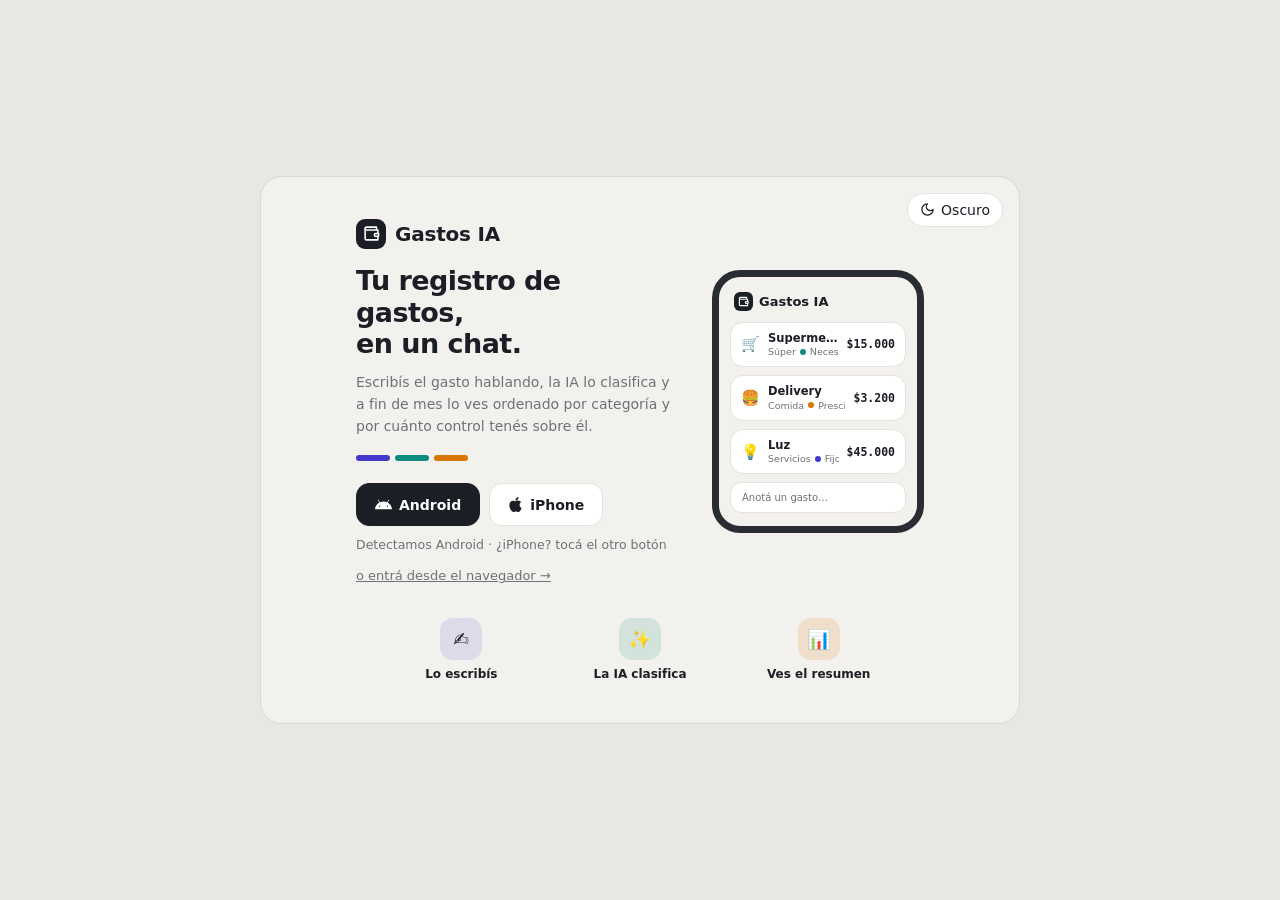
<file: static/landing.html>
<!DOCTYPE html>
<html lang="es" data-theme="light">
<head>
  <meta charset="UTF-8" />
  <meta name="viewport" content="width=device-width, initial-scale=1.0, viewport-fit=cover" />
  <meta name="theme-color" content="#F2F1ED" />
  <link rel="manifest" href="/manifest.json" />
  <title>Gastos IA — registrá tus gastos por chat</title>
<style>
  * { box-sizing:border-box; margin:0; padding:0; }
  :root{
    --bg:#F2F1ED; --surface:#FFFFFF; --ink:#1C1E26; --onInk:#FFFFFF;
    --muted:#6E7177; --hair:#E4E2DB;
    --fijo:#4338CA; --nec:#0E8C7F; --pre:#D97706;
    --page:#E8E7E1; --frame-border:#d8d7d0; --bezel:#2a2c34;
    --sans: ui-sans-serif, system-ui, -apple-system, "Segoe UI", Roboto, sans-serif;
    --mono: ui-monospace, SFMono-Regular, Menlo, Consolas, monospace;
  }
  html[data-theme="dark"]{
    --bg:#15161A; --surface:#1E2026; --ink:#ECEDEF; --onInk:#15161A;
    --muted:#9A9DA6; --hair:#2C2F38;
    --fijo:#8B91F7; --nec:#2DD4BF; --pre:#F59E0B;
    --page:#0E0F12; --frame-border:#2C2F38; --bezel:#000000;
  }
  body{ font-family:var(--sans); color:var(--ink); background:var(--page); padding:18px; min-height:100vh; display:flex; align-items:center; }

  .frame{ position:relative; max-width:760px; margin:0 auto; border-radius:22px; overflow:hidden; border:1px solid var(--frame-border); background:var(--bg); width:100%; }
  .inner{ padding:42px 32px; }

  /* toggle de tema (arriba a la derecha del marco) */
  .toggle{ position:absolute; top:16px; right:16px; z-index:5; display:inline-flex; align-items:center; gap:6px; padding:8px 12px; border-radius:99px; font-size:14px; font-weight:500; cursor:pointer; background:var(--surface); border:1px solid var(--hair); color:var(--ink); font-family:var(--sans); }

  .row{ display:flex; align-items:center; gap:36px; justify-content:center; }
  @media (max-width:600px){ .row{ flex-direction:column; text-align:center; } .install,.detect{ justify-content:center; } .strip{ justify-content:center; } }

  .brand{ display:inline-flex; align-items:center; gap:9px; font-weight:800; font-size:20px; letter-spacing:-0.01em; margin-bottom:16px; }
  .mark{ width:30px;height:30px;border-radius:9px;background:var(--ink);color:var(--onInk);display:flex;align-items:center;justify-content:center; }
  h1{ font-size:27px; font-weight:800; letter-spacing:-0.02em; line-height:1.18; }
  .sub{ color:var(--muted); font-size:14px; margin-top:12px; line-height:1.55; max-width:320px; }

  .strip{ display:flex; gap:5px; margin-top:18px; }
  .strip span{ height:6px; width:34px; border-radius:99px; }

  .install{ display:flex; gap:9px; margin-top:22px; }
  .btn{ display:inline-flex; align-items:center; gap:7px; padding:12px 18px; border-radius:13px; font-size:14px; font-weight:600; font-family:var(--sans); cursor:pointer; border:1px solid var(--hair); background:var(--surface); color:var(--ink); }
  .btn.on{ background:var(--ink); color:var(--onInk); border-color:var(--ink); }
  .detect{ display:flex; align-items:center; gap:6px; font-size:12.5px; color:var(--muted); margin-top:11px; }
  .enter{ display:inline-block; margin-top:16px; font-size:13px; color:var(--muted); text-decoration:underline; }

  /* teléfono */
  .phone{ width:212px; flex:0 0 auto; border-radius:28px; background:var(--bg); border:7px solid var(--bezel); padding:13px 11px; }
  .phead{ display:flex; align-items:center; gap:6px; font-weight:700; font-size:13px; margin:2px 4px 11px; }
  .pmark{ width:19px;height:19px;border-radius:6px;background:var(--ink);color:var(--onInk);display:flex;align-items:center;justify-content:center; }
  .pcard{ background:var(--surface); border:1px solid var(--hair); border-radius:13px; padding:9px 10px; margin-bottom:8px; display:flex; align-items:center; gap:8px; }
  .pemoji{ font-size:15px; flex:0 0 auto; }
  .pinfo{ flex:1 1 auto; min-width:0; }
  .pdesc{ font-size:11.5px; font-weight:700; line-height:1.1; white-space:nowrap; overflow:hidden; text-overflow:ellipsis; }
  .pmeta{ font-size:9.5px; color:var(--muted); display:flex; align-items:center; gap:4px; margin-top:2px; white-space:nowrap; overflow:hidden; }
  .dot{ width:6px;height:6px;border-radius:99px; flex:0 0 auto; }
  .pamt{ margin-left:auto; flex:0 0 auto; font-size:11.5px; font-weight:700; font-family:var(--mono); font-variant-numeric:tabular-nums; }
  .pinput{ font-size:10px; color:var(--muted); background:var(--surface); border:1px solid var(--hair); border-radius:12px; padding:9px 11px; }

  /* pasos con color */
  .steps{ display:grid; grid-template-columns:repeat(3,1fr); gap:16px; margin-top:34px; max-width:520px; margin-left:auto; margin-right:auto; }
  .step{ text-align:center; }
  .chip{ width:42px;height:42px;border-radius:13px; display:flex; align-items:center; justify-content:center; font-size:19px; margin:0 auto 7px; }
  .step:nth-child(1) .chip{ background:rgba(67,56,202,.12); }
  .step:nth-child(2) .chip{ background:rgba(14,140,127,.14); }
  .step:nth-child(3) .chip{ background:rgba(217,119,6,.15); }
  .step .lbl{ font-size:12px; font-weight:600; }

  /* modal de instrucciones (iOS) */
  .modal{ position:fixed; inset:0; background:rgba(0,0,0,.45); display:flex; align-items:center; justify-content:center; padding:20px; z-index:50; }
  .modal[hidden]{ display:none; }
  .modal-card{ background:var(--surface); border-radius:18px; padding:22px; max-width:340px; width:100%; position:relative; }
  .modal-card h3{ font-size:17px; font-weight:800; margin-bottom:6px; }
  .modal-sub{ font-size:13px; color:var(--muted); margin-bottom:14px; }
  .modal-card ol{ padding-left:18px; display:flex; flex-direction:column; gap:9px; font-size:14px; line-height:1.4; }
  .modal-x{ position:absolute; top:12px; right:14px; background:none; border:none; font-size:18px; color:var(--muted); cursor:pointer; }
  .modal-ok{ margin-top:18px; width:100%; padding:11px; border-radius:12px; border:none; background:var(--ink); color:var(--onInk); font-weight:600; font-size:14px; cursor:pointer; }
</style>
</head>
<body>

<div class="frame">
  <button class="toggle" id="themeBtn" aria-label="Cambiar tema"></button>
  <div class="inner">
    <div class="row">
      <div style="max-width:320px;">
        <div class="brand">
          <span class="mark"><svg width="17" height="17" viewBox="0 0 24 24" fill="none" stroke="currentColor" stroke-width="2.2" stroke-linecap="round" stroke-linejoin="round"><path d="M21 12V7H5a2 2 0 0 1 0-4h14v4"/><path d="M3 5v14a2 2 0 0 0 2 2h16v-5"/><path d="M18 12a2 2 0 0 0 0 4h4v-4z"/></svg></span>
          Gastos IA
        </div>
        <h1>Tu registro de gastos,<br>en un chat.</h1>
        <p class="sub">Escribís el gasto hablando, la IA lo clasifica y a fin de mes lo ves ordenado por categoría y por cuánto control tenés sobre él.</p>

        <div class="strip"><span style="background:var(--fijo)"></span><span style="background:var(--nec)"></span><span style="background:var(--pre)"></span></div>

        <div class="install">
          <button class="btn" id="aA"><svg width="17" height="17" viewBox="0 0 24 24" fill="currentColor"><path d="M17.523 15.341c-.551 0-.999-.449-.999-1s.448-.999.999-.999.999.448.999.999c0 .551-.448 1-.999 1m-11.046 0c-.551 0-.999-.449-.999-1s.448-.999.999-.999.999.448.999.999c0 .551-.448 1-.999 1m11.405-6.02l1.997-3.459a.416.416 0 00-.152-.568.416.416 0 00-.568.152l-2.022 3.503C15.59 8.244 13.853 7.851 12 7.851s-3.59.393-5.137 1.099L4.841 5.447a.416.416 0 00-.568-.152.416.416 0 00-.152.568l1.997 3.459C2.689 11.187.343 14.659 0 18.761h24c-.343-4.102-2.689-7.574-6.118-9.44"/></svg>Android</button>
          <button class="btn" id="aI"><svg width="15" height="15" viewBox="0 0 24 24" fill="currentColor"><path d="M12.152 6.896c-.948 0-2.415-1.078-3.96-1.04-2.04.027-3.91 1.183-4.961 3.014-2.117 3.675-.546 9.103 1.519 12.09 1.013 1.454 2.208 3.09 3.792 3.039 1.52-.065 2.09-.987 3.935-.987 1.831 0 2.35.987 3.96.948 1.637-.026 2.676-1.48 3.676-2.948 1.156-1.688 1.636-3.325 1.662-3.415-.039-.013-3.182-1.221-3.22-4.857-.026-3.04 2.48-4.494 2.597-4.559-1.429-2.09-3.623-2.324-4.39-2.376-2-.156-3.675 1.09-4.61 1.09zM15.53 3.83c.843-1.012 1.4-2.427 1.245-3.83-1.207.052-2.662.805-3.532 1.818-.78.896-1.454 2.338-1.273 3.714 1.338.104 2.715-.688 3.559-1.701"/></svg>iPhone</button>
        </div>
        <div class="detect" id="det">Resaltamos tu dispositivo · el otro queda como alternativa</div>
        <a class="enter" href="/">o entrá desde el navegador →</a>
      </div>

      <div class="phone">
        <div class="phead"><span class="pmark"><svg width="11" height="11" viewBox="0 0 24 24" fill="none" stroke="currentColor" stroke-width="2.4" stroke-linecap="round" stroke-linejoin="round"><path d="M21 12V7H5a2 2 0 0 1 0-4h14v4"/><path d="M3 5v14a2 2 0 0 0 2 2h16v-5"/><path d="M18 12a2 2 0 0 0 0 4h4v-4z"/></svg></span> Gastos IA</div>
        <div class="pcard"><span class="pemoji">🛒</span><div class="pinfo"><div class="pdesc">Supermercado</div><div class="pmeta">Súper <span class="dot" style="background:var(--nec)"></span> Necesario</div></div><span class="pamt">$15.000</span></div>
        <div class="pcard"><span class="pemoji">🍔</span><div class="pinfo"><div class="pdesc">Delivery</div><div class="pmeta">Comida <span class="dot" style="background:var(--pre)"></span> Prescindible</div></div><span class="pamt">$3.200</span></div>
        <div class="pcard"><span class="pemoji">💡</span><div class="pinfo"><div class="pdesc">Luz</div><div class="pmeta">Servicios <span class="dot" style="background:var(--fijo)"></span> Fijo</div></div><span class="pamt">$45.000</span></div>
        <div class="pinput">Anotá un gasto…</div>
      </div>
    </div>

    <div class="steps">
      <div class="step"><div class="chip">✍️</div><div class="lbl">Lo escribís</div></div>
      <div class="step"><div class="chip">✨</div><div class="lbl">La IA clasifica</div></div>
      <div class="step"><div class="chip">📊</div><div class="lbl">Ves el resumen</div></div>
    </div>
  </div>
</div>

<div id="modal" class="modal" hidden>
  <div class="modal-card">
    <button class="modal-x" id="mX" aria-label="Cerrar">✕</button>
    <h3 id="mTitle"></h3>
    <p class="modal-sub" id="mSub"></p>
    <ol id="mSteps"></ol>
    <button class="modal-ok" id="mOk">Entendido</button>
  </div>
</div>

<script>
  // --- Tema claro/oscuro (compartido con la app vía la misma clave) ---
  const THEME_KEY = 'gastos-theme-v1';
  const MOON = '<svg width="15" height="15" viewBox="0 0 24 24" fill="none" stroke="currentColor" stroke-width="2" stroke-linecap="round" stroke-linejoin="round"><path d="M12 3a6 6 0 0 0 9 9 9 9 0 1 1-9-9Z"/></svg>';
  const SUN  = '<svg width="15" height="15" viewBox="0 0 24 24" fill="none" stroke="currentColor" stroke-width="2" stroke-linecap="round" stroke-linejoin="round"><circle cx="12" cy="12" r="4"/><path d="M12 2v2M12 20v2M4.9 4.9l1.4 1.4M17.7 17.7l1.4 1.4M2 12h2M20 12h2M4.9 19.1l1.4-1.4M17.7 6.3l1.4-1.4"/></svg>';
  const btnT = document.getElementById('themeBtn');
  function aplicarTema(dark) {
    document.documentElement.dataset.theme = dark ? 'dark' : 'light';
    btnT.innerHTML = (dark ? SUN : MOON) + '<span>' + (dark ? 'Claro' : 'Oscuro') + '</span>';
    document.querySelector('meta[name="theme-color"]').setAttribute('content', dark ? '#0E0F12' : '#F2F1ED');
  }
  let dark = false;
  try {
    const saved = localStorage.getItem(THEME_KEY);
    if (saved) dark = saved === 'dark';
    else if (window.matchMedia) dark = window.matchMedia('(prefers-color-scheme: dark)').matches;
  } catch (e) {}
  aplicarTema(dark);
  btnT.addEventListener('click', () => {
    dark = !dark;
    try { localStorage.setItem(THEME_KEY, dark ? 'dark' : 'light'); } catch (e) {}
    aplicarTema(dark);
  });

  // --- Detección de plataforma: resaltamos el botón del dispositivo del usuario ---
  const isIOS = /iPad|iPhone|iPod/.test(navigator.userAgent) ||
                (navigator.platform === 'MacIntel' && navigator.maxTouchPoints > 1);
  document.getElementById(isIOS ? 'aI' : 'aA').classList.add('on');
  document.getElementById('det').textContent = isIOS
    ? 'Detectamos iPhone · ¿Android? tocá el otro botón'
    : 'Detectamos Android · ¿iPhone? tocá el otro botón';

  // Service worker: necesario para que la app sea "instalable".
  if ('serviceWorker' in navigator) navigator.serviceWorker.register('/sw.js').catch(() => {});

  // --- Instalación ---
  let deferred = null;
  window.addEventListener('beforeinstallprompt', (e) => { e.preventDefault(); deferred = e; });
  window.addEventListener('appinstalled', () => { deferred = null; });

  const modal = document.getElementById('modal');
  const INSTRUCCIONES = {
    ios: {
      title: 'Instalar en iPhone',
      sub: 'Tiene que ser desde Safari.',
      steps: [
        'Tocá el botón Compartir (el ícono del cuadrado con la flecha hacia arriba, abajo en la barra).',
        'Deslizá las opciones y tocá “Agregar a inicio”.',
        'Tocá “Agregar”. Listo: te queda el ícono de Gastos IA en la pantalla.',
      ],
    },
  };
  function abrirModal(tipo) {
    const t = INSTRUCCIONES[tipo];
    document.getElementById('mTitle').textContent = t.title;
    document.getElementById('mSub').textContent = t.sub;
    document.getElementById('mSteps').innerHTML = t.steps.map((s) => `<li>${s}</li>`).join('');
    modal.hidden = false;
  }
  document.getElementById('mX').onclick = () => (modal.hidden = true);
  document.getElementById('mOk').onclick = () => (window.location.href = '/');
  modal.addEventListener('click', (e) => { if (e.target === modal) modal.hidden = true; });

  // Botón Android: instala directo si el navegador lo permite; si no (ya instalada), abre la app.
  document.getElementById('aA').addEventListener('click', async () => {
    if (deferred) {
      deferred.prompt();
      await deferred.userChoice;
      deferred = null;
    } else {
      window.location.href = '/';
    }
  });
  // Botón iPhone: en iOS no hay instalación por botón → mostramos los pasos.
  document.getElementById('aI').addEventListener('click', () => abrirModal('ios'));
</script>

</body>
</html>
</file>
